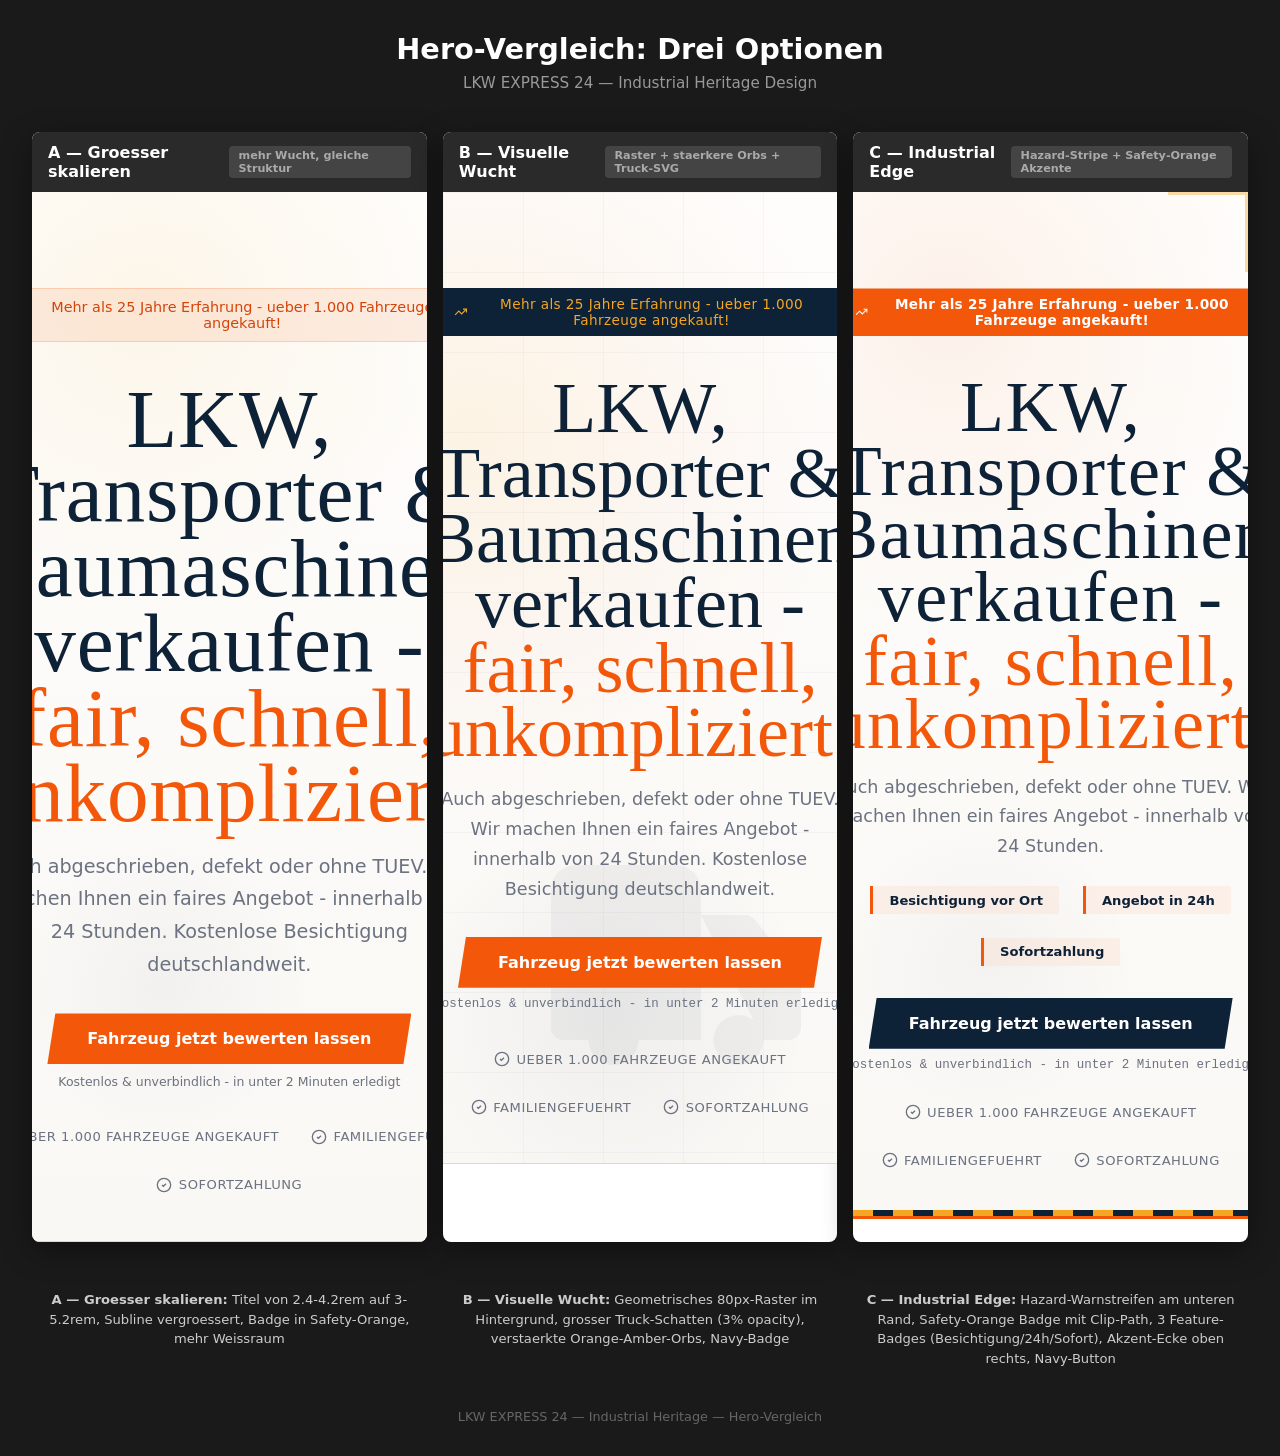
<file: hero-vergleich.html>
<!DOCTYPE html>
<html lang="de">
<head>
  <meta charset="UTF-8">
  <meta name="viewport" content="width=device-width, initial-scale=1.0">
  <title>Hero-Vergleich</title>
  <style>
    * { margin: 0; padding: 0; box-sizing: border-box; }
    body { font-family: 'Segoe UI', system-ui, sans-serif; background: #1a1a1a; color: #fff; padding: 2rem; }
    h1 { text-align: center; font-size: 1.8rem; margin-bottom: 0.5rem; color: #fff; }
    .sub { text-align: center; color: #999; margin-bottom: 2.5rem; font-size: 0.95rem; }
    .comparison { display: flex; flex-direction: column; gap: 1.5rem; max-width: 1400px; margin: 0 auto; }
    .row { display: grid; grid-template-columns: 1fr 1fr 1fr; gap: 1rem; }
    .option { background: #fff; border-radius: 8px; overflow: hidden; box-shadow: 0 8px 30px rgba(0,0,0,0.4); }
    .option-header { background: #2a2a2a; color: #fff; padding: 0.7rem 1rem; font-weight: 600; display: flex; justify-content: space-between; align-items: center; }
    .option-header .tag { font-size: 0.7rem; background: #444; padding: 0.2rem 0.6rem; border-radius: 4px; color: #aaa; }
    .option-body { padding: 0; }
    .labels { display: grid; grid-template-columns: 1fr 1fr 1fr; gap: 1rem; max-width: 1400px; margin: 1rem auto 0; text-align: center; }
    .labels div { padding: 0.5rem; font-size: 0.82rem; color: #ccc; line-height: 1.5; }
    @media (max-width: 900px) { .row { grid-template-columns: 1fr; } .labels { grid-template-columns: 1fr; } }
  </style>
</head>
<body>
  <h1>Hero-Vergleich: Drei Optionen</h1>
  <p class="sub">LKW EXPRESS 24 — Industrial Heritage Design</p>

  <div class="comparison">
    <div class="row">
      <!-- Option A: Grosser skalieren -->
      <div class="option">
        <div class="option-header">
          <span>A — Groesser skalieren</span>
          <span class="tag">mehr Wucht, gleiche Struktur</span>
        </div>
        <div class="option-body">
          <div style="background:linear-gradient(180deg,#fefdfb 0%,#faf8f5 100%);padding:clamp(3rem,8vw,6rem) 2rem clamp(2rem,4vw,3rem);min-height:100vh;display:flex;align-items:center;justify-content:center;position:relative;overflow:hidden;font-family:system-ui,sans-serif;border-bottom:1px solid #dcd9d3;">
            <div style="position:absolute;top:-20%;right:-10%;width:clamp(400px,50vw,700px);height:clamp(400px,50vw,700px);border-radius:50%;background:radial-gradient(circle,rgba(245,166,35,0.08) 0%,transparent 70%);pointer-events:none;"></div>
            <div style="position:absolute;bottom:10%;left:-5%;width:300px;height:300px;border-radius:50%;background:radial-gradient(circle,rgba(13,33,55,0.04) 0%,transparent 70%);pointer-events:none;"></div>
            <div style="text-align:center;max-width:780px;position:relative;z-index:1;">
              <div style="display:inline-flex;align-items:center;gap:0.6rem;background:rgba(243,88,10,0.10);border:1px solid rgba(243,88,10,0.2);padding:0.6rem 1.6rem;font-size:0.9rem;font-weight:500;color:#d4440a;margin-bottom:2.5rem;">
                <svg width="18" height="18" viewBox="0 0 24 24" fill="none" stroke="currentColor" stroke-width="2"><polyline points="22 7 13.5 15.5 8.5 10.5 2 17"/><polyline points="16 7 22 7 22 13"/></svg>
                Mehr als 25 Jahre Erfahrung - ueber 1.000 Fahrzeuge angekauft!
              </div>
              <div style="font-family:Impact,fantasy;font-size:clamp(3rem,7vw,5.2rem);font-weight:400;line-height:0.9;color:#0d2137;margin-bottom:1.25rem;letter-spacing:0.01em;">
                LKW, Transporter &amp; Baumaschinen verkaufen -<br>
                <span style="color:#f3580a;">fair, schnell, unkompliziert.</span>
              </div>
              <p style="font-size:clamp(1rem,1.6vw,1.2rem);color:#6b7280;max-width:620px;margin:0 auto 2rem;line-height:1.7;">
                Auch abgeschrieben, defekt oder ohne TUEV. Wir machen Ihnen ein faires Angebot - innerhalb von 24 Stunden. Kostenlose Besichtigung deutschlandweit.
              </p>
              <div style="display:flex;flex-direction:column;align-items:center;gap:0.6rem;margin-bottom:2.5rem;">
                <a href="#" style="display:inline-block;background:#f3580a;color:#fff;padding:1rem 2.5rem;font-size:1rem;font-weight:600;text-decoration:none;clip-path:polygon(8px 0,100% 0,calc(100% - 8px) 100%,0 100%);">Fahrzeug jetzt bewerten lassen</a>
                <span style="font-size:0.78rem;color:#6b7280;">Kostenlos &amp; unverbindlich - in unter 2 Minuten erledigt</span>
              </div>
              <div style="display:flex;gap:2rem;flex-wrap:wrap;justify-content:center;font-size:0.82rem;color:#6b7280;font-weight:500;text-transform:uppercase;letter-spacing:0.04em;">
                <span style="display:flex;align-items:center;gap:0.4rem;"><svg width="16" height="16" viewBox="0 0 24 24" fill="none" stroke="currentColor" stroke-width="2"><circle cx="12" cy="12" r="10"/><path d="m9 12 2 2 4-4"/></svg> Ueber 1.000 Fahrzeuge angekauft</span>
                <span style="display:flex;align-items:center;gap:0.4rem;"><svg width="16" height="16" viewBox="0 0 24 24" fill="none" stroke="currentColor" stroke-width="2"><circle cx="12" cy="12" r="10"/><path d="m9 12 2 2 4-4"/></svg> Familiengefuehrt</span>
                <span style="display:flex;align-items:center;gap:0.4rem;"><svg width="16" height="16" viewBox="0 0 24 24" fill="none" stroke="currentColor" stroke-width="2"><circle cx="12" cy="12" r="10"/><path d="m9 12 2 2 4-4"/></svg> Sofortzahlung</span>
              </div>
            </div>
          </div>
        </div>
      </div>

      <!-- Option B: Visuelle Wucht -->
      <div class="option">
        <div class="option-header">
          <span>B — Visuelle Wucht</span>
          <span class="tag">Raster + staerkere Orbs + Truck-SVG</span>
        </div>
        <div class="option-body">
          <div style="background:linear-gradient(180deg,#fefdfb 0%,#faf8f5 100%);padding:clamp(3rem,8vw,6rem) 2rem clamp(2rem,4vw,3rem);min-height:100vh;display:flex;align-items:center;justify-content:center;position:relative;overflow:hidden;font-family:system-ui,sans-serif;border-bottom:1px solid #dcd9d3;">
            <div style="position:absolute;inset:0;background-image:linear-gradient(rgba(13,33,55,0.03) 1px,transparent 1px),linear-gradient(90deg,rgba(13,33,55,0.03) 1px,transparent 1px);background-size:80px 80px;pointer-events:none;"></div>
            <div style="position:absolute;top:-15%;right:-5%;width:clamp(500px,60vw,800px);height:clamp(500px,60vw,800px);border-radius:50%;background:radial-gradient(circle,rgba(245,166,35,0.1) 0%,rgba(243,88,10,0.03) 40%,transparent 70%);pointer-events:none;"></div>
            <div style="position:absolute;bottom:-5%;left:-8%;width:400px;height:400px;border-radius:50%;background:radial-gradient(circle,rgba(13,33,55,0.05) 0%,transparent 70%);pointer-events:none;"></div>
            <svg style="position:absolute;bottom:5%;right:3%;opacity:0.04;width:300px;height:auto;pointer-events:none;" viewBox="0 0 24 24" fill="#0d2137"><path d="M14 18V6a2 2 0 0 0-2-2H4a2 2 0 0 0-2 2v11a1 1 0 0 0 1 1h2"/><path d="M15 18H9"/><path d="M19 18h2a1 1 0 0 0 1-1v-3.65a1 1 0 0 0-.22-.624l-3.48-4.35A1 1 0 0 0 17.52 8H14"/><circle cx="17" cy="18" r="2"/><circle cx="7" cy="18" r="2"/></svg>
            <div style="text-align:center;max-width:720px;position:relative;z-index:1;">
              <div style="display:inline-flex;align-items:center;gap:0.6rem;background:#0d2137;padding:0.5rem 1.6rem;font-size:0.85rem;font-weight:500;color:#f5a623;margin-bottom:2.5rem;letter-spacing:0.03em;">
                <svg width="18" height="18" viewBox="0 0 24 24" fill="none" stroke="currentColor" stroke-width="2"><polyline points="22 7 13.5 15.5 8.5 10.5 2 17"/><polyline points="16 7 22 7 22 13"/></svg>
                Mehr als 25 Jahre Erfahrung - ueber 1.000 Fahrzeuge angekauft!
              </div>
              <div style="font-family:Impact,fantasy;font-size:clamp(2.6rem,5.8vw,4.5rem);font-weight:400;line-height:0.9;color:#0d2137;margin-bottom:1.25rem;">
                LKW, Transporter &amp; Baumaschinen verkaufen -<br>
                <span style="color:#f3580a;">fair, schnell, unkompliziert.</span>
              </div>
              <p style="font-size:clamp(0.95rem,1.5vw,1.1rem);color:#6b7280;max-width:560px;margin:0 auto 2rem;line-height:1.7;">
                Auch abgeschrieben, defekt oder ohne TUEV. Wir machen Ihnen ein faires Angebot - innerhalb von 24 Stunden. Kostenlose Besichtigung deutschlandweit.
              </p>
              <div style="display:flex;flex-direction:column;align-items:center;gap:0.6rem;margin-bottom:2.5rem;">
                <a href="#" style="display:inline-block;background:#f3580a;color:#fff;padding:1rem 2.5rem;font-size:1rem;font-weight:600;text-decoration:none;clip-path:polygon(8px 0,100% 0,calc(100% - 8px) 100%,0 100%);">Fahrzeug jetzt bewerten lassen</a>
                <span style="font-size:0.78rem;color:#6b7280;font-family:monospace;">Kostenlos &amp; unverbindlich - in unter 2 Minuten erledigt</span>
              </div>
              <div style="display:flex;gap:2rem;flex-wrap:wrap;justify-content:center;font-size:0.82rem;color:#6b7280;font-weight:500;text-transform:uppercase;letter-spacing:0.04em;">
                <span style="display:flex;align-items:center;gap:0.4rem;"><svg width="16" height="16" viewBox="0 0 24 24" fill="none" stroke="currentColor" stroke-width="2"><circle cx="12" cy="12" r="10"/><path d="m9 12 2 2 4-4"/></svg> Ueber 1.000 Fahrzeuge angekauft</span>
                <span style="display:flex;align-items:center;gap:0.4rem;"><svg width="16" height="16" viewBox="0 0 24 24" fill="none" stroke="currentColor" stroke-width="2"><circle cx="12" cy="12" r="10"/><path d="m9 12 2 2 4-4"/></svg> Familiengefuehrt</span>
                <span style="display:flex;align-items:center;gap:0.4rem;"><svg width="16" height="16" viewBox="0 0 24 24" fill="none" stroke="currentColor" stroke-width="2"><circle cx="12" cy="12" r="10"/><path d="m9 12 2 2 4-4"/></svg> Sofortzahlung</span>
              </div>
            </div>
          </div>
        </div>
      </div>

      <!-- Option C: Industrial Edge -->
      <div class="option">
        <div class="option-header">
          <span>C — Industrial Edge</span>
          <span class="tag">Hazard-Stripe + Safety-Orange Akzente</span>
        </div>
        <div class="option-body">
          <div style="background:linear-gradient(180deg,#fefdfb 0%,#faf8f5 100%);padding:clamp(3rem,8vw,6rem) 2rem clamp(2rem,4vw,3rem);min-height:100vh;display:flex;align-items:center;justify-content:center;position:relative;overflow:hidden;font-family:system-ui,sans-serif;border-bottom:3px solid #f3580a;">
            <div style="position:absolute;bottom:0;left:0;right:0;height:6px;background:repeating-linear-gradient(90deg,#f5a623 0px,#f5a623 20px,#0d2137 20px,#0d2137 40px);"></div>
            <div style="position:absolute;top:0;right:0;width:80px;height:80px;border-right:3px solid #f5a623;border-top:3px solid #f5a623;opacity:0.4;"></div>
            <div style="position:absolute;top:-20%;right:-5%;width:clamp(400px,50vw,700px);height:clamp(400px,50vw,700px);border-radius:50%;background:radial-gradient(circle,rgba(243,88,10,0.07) 0%,transparent 70%);pointer-events:none;"></div>
            <div style="position:absolute;bottom:10%;left:-5%;width:300px;height:300px;border-radius:50%;background:radial-gradient(circle,rgba(13,33,55,0.03) 0%,transparent 70%);pointer-events:none;"></div>
            <div style="text-align:center;max-width:720px;position:relative;z-index:1;">
              <div style="display:inline-flex;align-items:center;gap:0.6rem;background:#f3580a;padding:0.5rem 1.6rem;font-size:0.85rem;font-weight:600;color:#fff;margin-bottom:2.5rem;letter-spacing:0.02em;clip-path:polygon(6px 0,100% 0,calc(100% - 6px) 100%,0 100%);">
                <svg width="18" height="18" viewBox="0 0 24 24" fill="none" stroke="currentColor" stroke-width="2"><polyline points="22 7 13.5 15.5 8.5 10.5 2 17"/><polyline points="16 7 22 7 22 13"/></svg>
                Mehr als 25 Jahre Erfahrung - ueber 1.000 Fahrzeuge angekauft!
              </div>
              <div style="font-family:Impact,fantasy;font-size:clamp(2.6rem,5.8vw,4.5rem);font-weight:400;line-height:0.88;color:#0d2137;margin-bottom:1rem;letter-spacing:0.02em;">
                LKW, Transporter &amp; Baumaschinen verkaufen -<br>
                <span style="color:#f3580a;">fair, schnell, unkompliziert.</span>
              </div>
              <p style="font-size:clamp(0.95rem,1.5vw,1.1rem);color:#6b7280;max-width:560px;margin:0 auto 1.5rem;line-height:1.7;">
                Auch abgeschrieben, defekt oder ohne TUEV. Wir machen Ihnen ein faires Angebot - innerhalb von 24 Stunden.
              </p>
              <div style="display:flex;gap:1.5rem;justify-content:center;flex-wrap:wrap;margin-bottom:2rem;">
                <span style="display:flex;align-items:center;gap:0.4rem;font-size:0.82rem;font-weight:600;color:#0d2137;background:rgba(243,88,10,0.06);padding:0.4rem 1rem;border-left:3px solid #f3580a;">Besichtigung vor Ort</span>
                <span style="display:flex;align-items:center;gap:0.4rem;font-size:0.82rem;font-weight:600;color:#0d2137;background:rgba(243,88,10,0.06);padding:0.4rem 1rem;border-left:3px solid #f3580a;">Angebot in 24h</span>
                <span style="display:flex;align-items:center;gap:0.4rem;font-size:0.82rem;font-weight:600;color:#0d2137;background:rgba(243,88,10,0.06);padding:0.4rem 1rem;border-left:3px solid #f3580a;">Sofortzahlung</span>
              </div>
              <div style="display:flex;flex-direction:column;align-items:center;gap:0.6rem;margin-bottom:2rem;">
                <a href="#" style="display:inline-block;background:#0d2137;color:#fff;padding:1rem 2.5rem;font-size:1rem;font-weight:600;text-decoration:none;clip-path:polygon(8px 0,100% 0,calc(100% - 8px) 100%,0 100%);">Fahrzeug jetzt bewerten lassen</a>
                <span style="font-size:0.78rem;color:#6b7280;font-family:monospace;">Kostenlos &amp; unverbindlich - in unter 2 Minuten erledigt</span>
              </div>
              <div style="display:flex;gap:2rem;flex-wrap:wrap;justify-content:center;font-size:0.82rem;color:#6b7280;font-weight:500;text-transform:uppercase;letter-spacing:0.04em;">
                <span style="display:flex;align-items:center;gap:0.4rem;"><svg width="16" height="16" viewBox="0 0 24 24" fill="none" stroke="currentColor" stroke-width="2"><circle cx="12" cy="12" r="10"/><path d="m9 12 2 2 4-4"/></svg> Ueber 1.000 Fahrzeuge angekauft</span>
                <span style="display:flex;align-items:center;gap:0.4rem;"><svg width="16" height="16" viewBox="0 0 24 24" fill="none" stroke="currentColor" stroke-width="2"><circle cx="12" cy="12" r="10"/><path d="m9 12 2 2 4-4"/></svg> Familiengefuehrt</span>
                <span style="display:flex;align-items:center;gap:0.4rem;"><svg width="16" height="16" viewBox="0 0 24 24" fill="none" stroke="currentColor" stroke-width="2"><circle cx="12" cy="12" r="10"/><path d="m9 12 2 2 4-4"/></svg> Sofortzahlung</span>
              </div>
            </div>
          </div>
        </div>
      </div>
    </div>

    <div class="labels">
      <div><strong>A — Groesser skalieren:</strong> Titel von 2.4-4.2rem auf 3-5.2rem, Subline vergroessert, Badge in Safety-Orange, mehr Weissraum</div>
      <div><strong>B — Visuelle Wucht:</strong> Geometrisches 80px-Raster im Hintergrund, grosser Truck-Schatten (3% opacity), verstaerkte Orange-Amber-Orbs, Navy-Badge</div>
      <div><strong>C — Industrial Edge:</strong> Hazard-Warnstreifen am unteren Rand, Safety-Orange Badge mit Clip-Path, 3 Feature-Badges (Besichtigung/24h/Sofort), Akzent-Ecke oben rechts, Navy-Button</div>
    </div>
  </div>

  <p style="text-align:center;margin-top:2rem;color:#666;font-size:0.8rem;">LKW EXPRESS 24 — Industrial Heritage — Hero-Vergleich</p>
</body>
</html>
</file>
